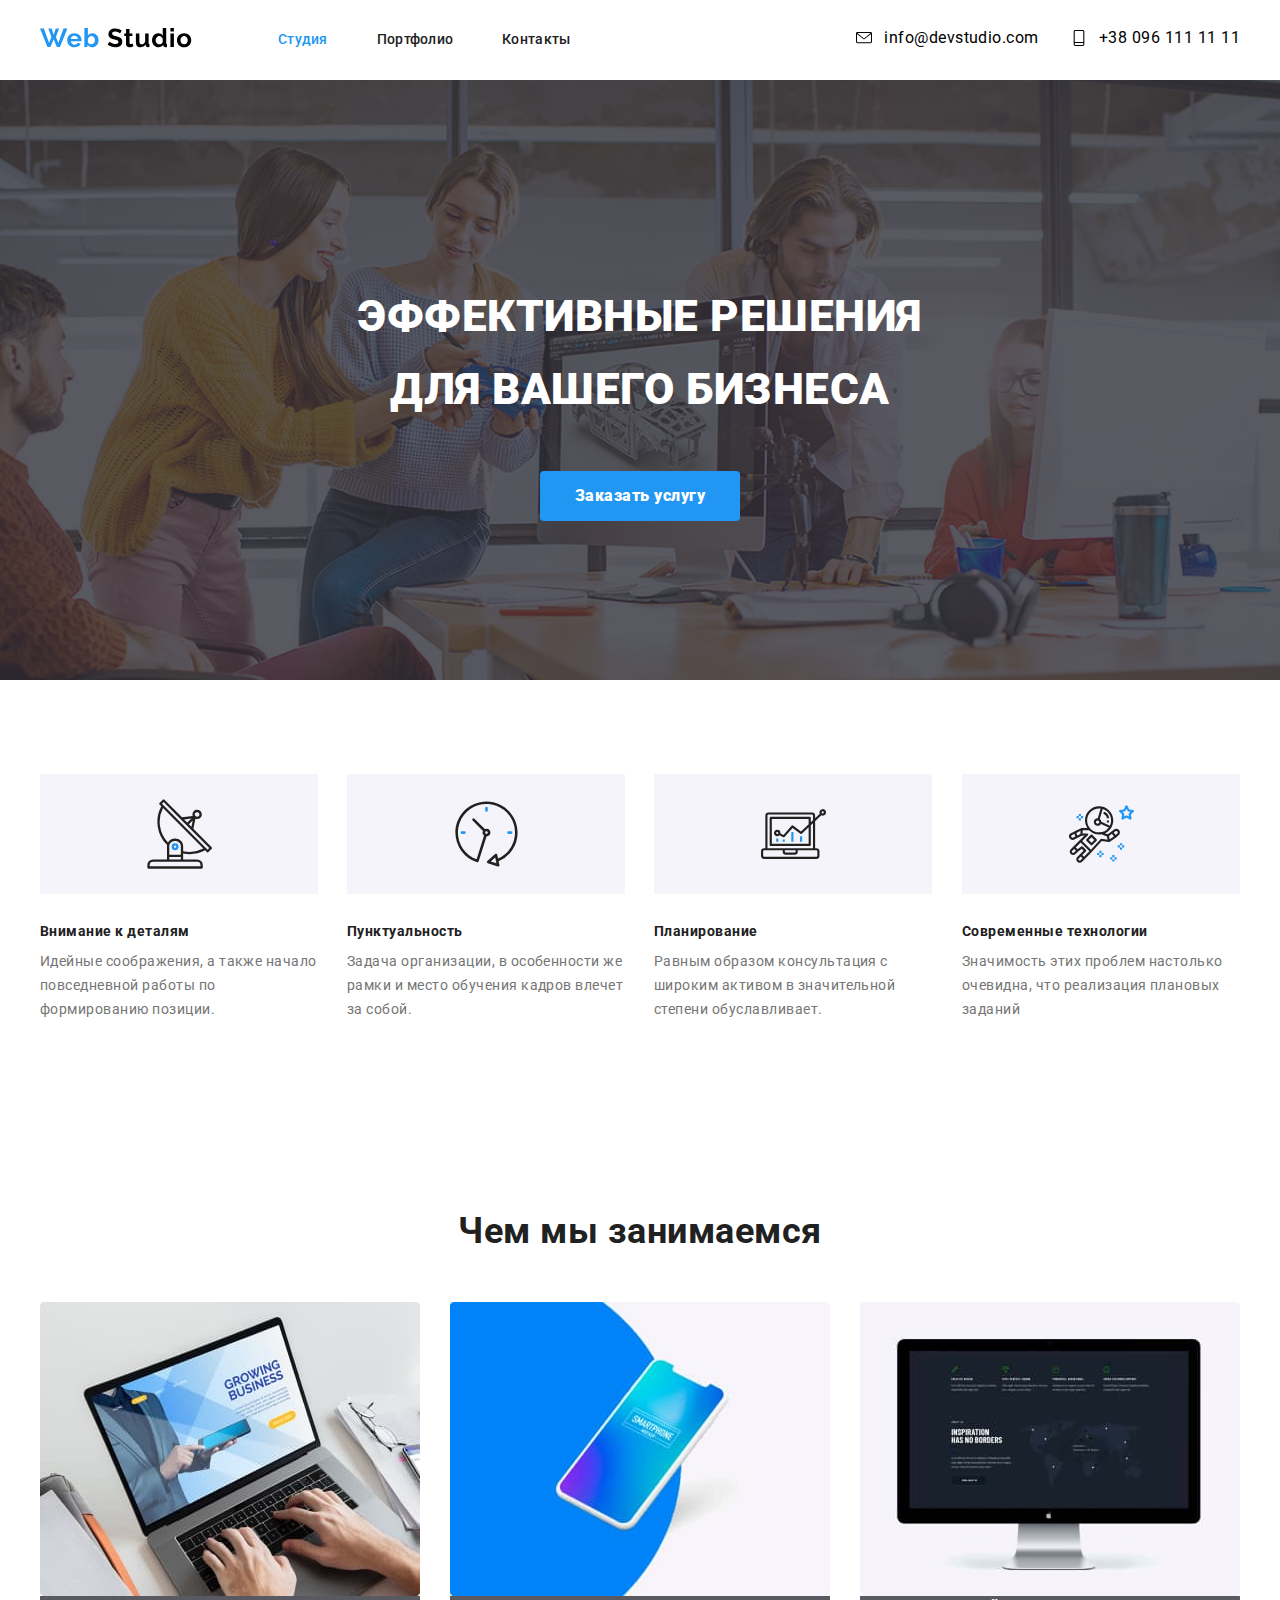
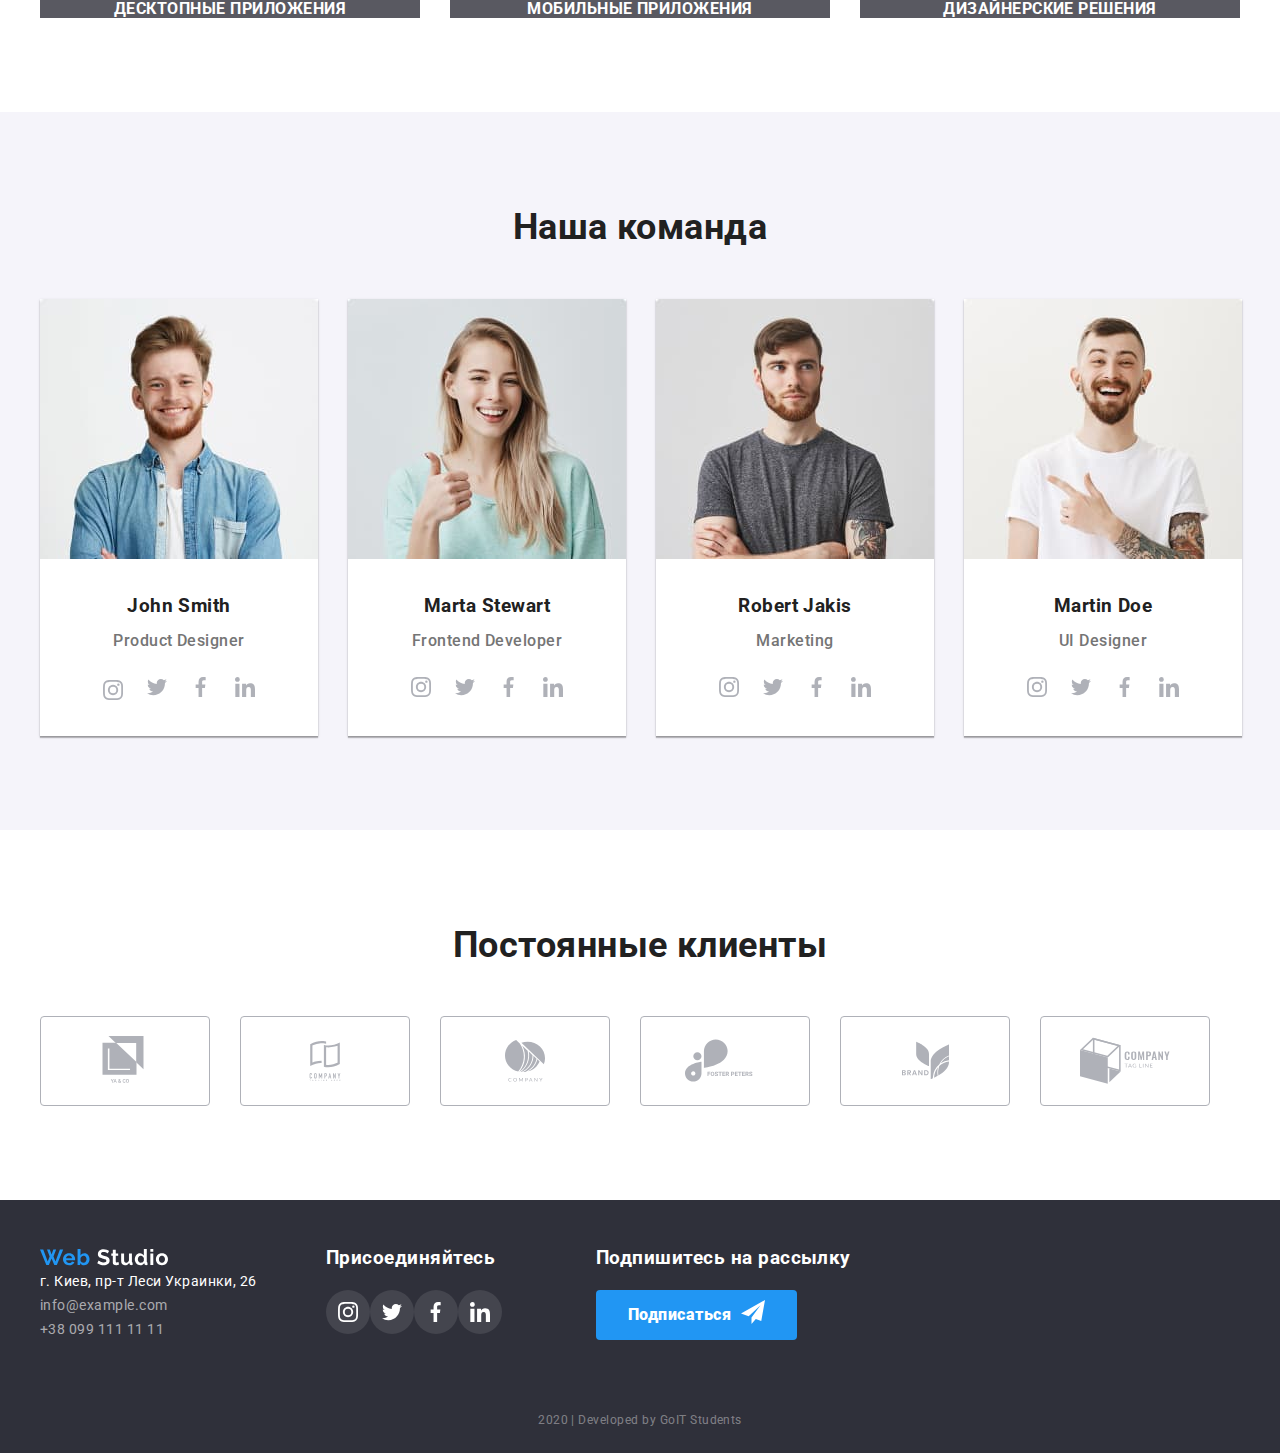
<file: index.html>
<!DOCTYPE html>
<html lang="ru">
  <head>
    <meta charset="UTF-8" />
    <meta name="viewport" content="width=device-width, initial-scale=1.0" />
    <title>Web Studio | Main</title>
    <link
      href="https://fonts.googleapis.com/css2?family=Roboto:wght@400;500;700;900&display=swap"
      rel="stylesheet"
    />
    <link
      rel="stylesheet"
      href="https://cdnjs.cloudflare.com/ajax/libs/modern-normalize/0.6.0/modern-normalize.min.css"
    />
    <link rel="stylesheet" href="./css/styles.css" />
  </head>
  <body>
    <header class="page-header">
      <nav class="container main-nav">
        <a href="./index.html">
          <img src="./images/logo.svg" alt="Логотип" />
        </a>
        <ul class="site-nav list">
          <li class="item">
            <a class="link current" href="./index.html">Студия</a>
          </li>
          <li class="item">
            <a class="link" href="./portfolio.html">Портфолио</a>
          </li>
          <li class="item">
            <a class="link" href="">Контакты</a>
          </li>
        </ul>
        <ul class="auth-nav">
          <li class="item">
            
            <a class="auth-icon" href="mailto:info@devstudio.com">
               <svg class="auth">
              <use href="./images/optimized/sprite.svg#icon-mail"></use>
            </svg> info@devstudio.com</a>
          </li>
          <li class="item">
            <a class="auth-icon" href="Tel:+380961111111"><svg class="auth">
              <use href="./images/optimized/sprite.svg#icon-phone"></use>
            </svg>+38 096 111 11 11</a>
          </li>
        </ul>
      </nav>
    </header>
    <main>
      <!--Герой-->
      <section class="hero">
        <h1 class="title">ЭФФЕКТИВНЫЕ РЕШЕНИЯ </br> ДЛЯ ВАШЕГО БИЗНЕСА</h1>
        <a class="button" href="">Заказать услугу</a>
      </section>
      <!--Наши преимущества-->
      <div class="container">
        <section class="section">
          <h2 class="hidden">Наши преимущества</h2>
          <ul class="features main-features">
            <li class="item">
              <div class="box">
                <svg class="icon" width="65" height="70">
                  <use href="./images/optimized/sprite.svg#icon-details"></use>
                </svg>
              </div>
              <h3 class="title">Внимание к деталям</h3>
              <p class="description">
                Идейные соображения, а также начало повседневной работы по
                формированию позиции.
              </p>
            </li>
            <li class="item">
              <div class="box">
                <svg class="icon" width="65" height="70">
                  <use href="./images/optimized/sprite.svg#icon-punctuality"></use>
                </svg>
              </div>
              <h3 class="title">Пунктуальность</h3>
              <p class="description">
                Задача организации, в особенности же рамки и место обучения
                кадров влечет за собой.
              </p>
            </li>
            <li class="item">
              <div class="box">
                <svg class="icon" width="65" height="70">
                  <use href="./images/optimized/sprite.svg#icon-planning"></use>
                </svg>
              </div>
              <h3 class="title">Планирование</h3>
              <p class="description">
                Равным образом консультация с широким активом в значительной
                степени обуславливает.
              </p>
            </li>
            <li class="item">
              <div class="box">
                <svg class="icon" width="65" height="70">
                  <use href="./images/optimized/sprite.svg#icon-technologies"></use>
                </svg>
              </div>
              <h3 class="title">Современные технологии</h3>
              <p class="description">
                Значимость этих проблем настолько очевидна, что реализация
                плановых заданий
              </p>
            </li>
          </ul>
        </section>
      </div>
      <!--Чем мы занимаемся-->
      <div class="container">
        <section class="section">
          <h2 class="section-title">Чем мы занимаемся</h2>
          <ul class="duties">
            <li class="title">
              <img
                src="./images/optimized/desktop.jpg"
                alt="десктопные приложения"
                width="380"
              />
              <h3>Десктопные приложения</h3>
            </li>
            <li class="title">
              <img
                src="./images/optimized/mobile.jpg"
                alt="мобильные приложения"
                width="380"
              />
              <h3>Мобильные приложения</h3>
            </li>
            <li class="title">
              <img
                src="./images/optimized/solutions.jpg"
                alt="Дизайнерские решения"
                width="380"
              />
              <h3>Дизайнерские решения</h3>
            </li>
          </ul>
        </section>
      </div>
      <!--Наша команда-->
      <div class="team">
        <div class="container">
          <section class="section">
            <h2 class="section-title">Наша команда</h2>
            <ul class="members">
              <li class="name">
                <img
                  class="photo"
                  src="./images/optimized/john_smith.jpg"
                  alt="John Smith"
                  width="278"
                />
                <h3 lang="en">John Smith</h3>
                <p class="position" lang="en">Product Designer</p>
                <ul class="iconlist">
                  <li>
                    <a class="network-button" =""
                      ><svg class="icon" width="20" height="20">
                        <use href="./images/optimized/sprite.svg#icon-team-insta"></use>
                      </svg>
                    </a>
                  </li>
                  <li class="network-button">
                    <a href="" aria-label="Twitter"
                      ><svg class="icon" width="20" height="20">
                        <use href="./images/optimized/sprite.svg#icon-team-twitter"></use>
                      </svg>
                    </a>
                  </li>
                  <li class="network-button">
                    <a href="" aria-label="Facebook"
                      ><svg class="icon" width="20" height="20">
                        <use href="./images/optimized/sprite.svg#icon-team-fb"></use>
                      </svg>
                    </a>
                  </li>
                  <li class="network-button">
                    <a href="" aria-label="Linkedin">
                      <svg class="icon" width="20" height="20">
                        <use href="./images/optimized/sprite.svg#icon-team-lin"></use>
                      </svg>
                    </a>
                  </li>
                </ul>
              </li>
              <li class="name">
                <img
                  class="photo"
                  src="./images/optimized/marta_stewart.jpg"
                  alt="Marta Stewart"
                  width="278"
                />
                <h3 lang="en">Marta Stewart</h3>
                <p class="position" lang="en">Frontend Developer</p>
                <ul class="iconlist">
                  <li class="network-button">
                    <a href="" aria-label="Instagram"
                      ><svg class="icon" width="20" height="20">
                        <use href="./images/optimized/sprite.svg#icon-team-insta"></use>
                      </svg>
                    </a>
                  </li>
                  <li class="network-button">
                    <a href="" aria-label="Twitter"
                      ><svg class="icon" width="20" height="20">
                        <use href="./images/optimized/sprite.svg#icon-team-twitter"></use>
                      </svg>
                    </a>
                  </li>
                  <li class="network-button">
                    <a href="" aria-label="Facebook"
                      ><svg class="icon" width="20" height="20">
                        <use href="./images/optimized/sprite.svg#icon-team-fb"></use>
                      </svg>
                    </a>
                  </li>
                  <li class="network-button">
                    <a href="" aria-label="Linkedin">
                      <svg class="icon" width="20" height="20">
                        <use href="./images/optimized/sprite.svg#icon-team-lin"></use>
                      </svg>
                    </a>
                  </li>
                </ul>
              </li>
              <li class="name">
                <img
                  class="photo"
                  src="./images/optimized/robert_jakis.jpg"
                  alt="Robert Jakis"
                  width="278"
                />
                <h3 lang="en">Robert Jakis</h3>
                <p class="position" lang="en">Marketing</p>
                <ul class="iconlist">
                  <li class="network-button">
                    <a href="" aria-label="Instagram"
                      ><svg class="icon" width="20" height="20">
                        <use href="./images/optimized/sprite.svg#icon-team-insta"></use>
                      </svg>
                    </a>
                  </li>
                  <li class="network-button">
                    <a href="" aria-label="Twitter"
                      ><svg class="icon" width="20" height="20">
                        <use href="./images/optimized/sprite.svg#icon-team-twitter"></use>
                      </svg>
                    </a>
                  </li>
                  <li class="network-button">
                    <a href="" aria-label="Facebook"
                      ><svg class="icon" width="20" height="20">
                        <use href="./images/optimized/sprite.svg#icon-team-fb"></use>
                      </svg>
                    </a>
                  </li>
                  <li class="network-button">
                    <a href="" aria-label="Linkedin">
                      <svg class="icon" width="20" height="20">
                        <use href="./images/optimized/sprite.svg#icon-team-lin"></use>
                      </svg>
                    </a>
                  </li>
                </ul>
              </li>
              <li class="name">
                <img
                  class="photo"
                  src="./images/optimized/martin_doe.jpg"
                  alt="Martin Doe"
                  width="278"
                />
                <h3 lang="en">Martin Doe</h3>
                <p class="position" lang="en">UI Designer</p>
                <ul class="iconlist">
                  <li class="network-button">
                    <a href="" aria-label="Instagram"
                      ><svg class="icon" width="20" height="20">
                        <use href="./images/optimized/sprite.svg#icon-team-insta"></use>
                      </svg>
                    </a>
                  </li>
                  <li class="network-button">
                    <a href="" aria-label="Twitter"
                      ><svg class="icon" width="20" height="20">
                        <use href="./images/optimized/sprite.svg#icon-team-twitter"></use>
                      </svg>
                    </a>
                  </li>
                  <li class="network-button">
                    <a href="" aria-label="Facebook"
                      ><svg class="icon" width="20" height="20">
                        <use href="./images/optimized/sprite.svg#icon-team-fb"></use>
                      </svg>
                    </a>
                  </li>
                  <li class="network-button">
                    <a href="" aria-label="Linkedin">
                      <svg class="icon" width="20" height="20">
                        <use href="./images/optimized/sprite.svg#icon-team-lin"></use>
                      </svg>
                    </a>
                  </li>
                </ul>
              </li>
            </ul>
          </section>
        </div>
      </div>
      <!--Постоянные клиенты-->
      <div class="container">
        <section class="section">
          <h2 class="section-title">Постоянные клиенты</h2>
          <ul class="clients">
            <li class="item">
              <div class="company-box"><svg class="icon" width="50" height="50">
                <use href="./images/optimized/sprite.svg#icon-company1"></use>
              </svg>
              </div>
            </li>
            <li class="item">
              <div class="company-box"><svg class="icon" width="40" height="50">
                  <use href="./images/optimized/sprite.svg#icon-company2"></use>
                </svg>
              </div>
            </li>
            <li class="item">
              <div class="company-box"><svg class="icon" width="42" height="42">
                  <use href="./images/optimized/sprite.svg#icon-company3"></use>
                </svg>
              </div>
            </li>
            <li class="item">
              <div class="company-box"><svg class="icon" width="80" height="80">
                  <use href="./images/optimized/sprite.svg#icon-company4"></use>
                </svg>
              </div>
            </li>
            <li class="item">
              <div class="company-box"><svg class="icon" width="59" height="47">
                  <use href="./images/optimized/sprite.svg#icon-company5"></use>
                </svg>
              </div>
            </li>
            <li class="item">
              <div class="company-box"><svg class="icon" width="90" height="90">
                  <use href="./images/optimized/sprite.svg#icon-company6"></use>
                </svg>
              </div>
            </li>
          </ul>
        </section>
      </div>
    </main>
    <!--футер-->

    <footer class="page-footer">
      <div class="container">
        <div class="footer">
          <div class="address-list">
            <a href="./index.html"
              ><img src="./images/logo-footer.svg" alt="logo"
            /></a>
            <address class="address">
              г. Киев, пр-т Леси Украинки, 26 <br />
              <a class="info" href="mailto:info@example.com"
                >info@example.com</a
              >
              <br />
              <a class="info" href="tel:+38 099 111 11 11">+38 099 111 11 11</a>
            </address>
          </div>
          <div class="network-list">
            <h3 class="footer-title">Присоединяйтесь</h3>
            <ul class="social">
              <li class="network-button">
                <a class="footer-network" href="" aria-label="Instagram">
                  <svg class="icon">
                    <use href="./images/optimized/sprite.svg#icon-team-insta"></use>
                  </svg>
                </a>
              </li>
              <li class="network-button">
                <a  class="footer-network" href="" aria-label="Twitter">
                  <svg class="icon">
                    <use href="./images/optimized/sprite.svg#icon-team-twitter"></use>
                  </svg>
                </a>
              </li>
              <li class="network-button">
                <a class="footer-network" href="" aria-label="facebook">
                  <svg class="icon">
                    <use href="./images/optimized/sprite.svg#icon-team-fb"></use>
                  </svg>
                </a>
              </li>
              <li class="network-button">
                <a class="footer-network" href="" aria-label="linkedin">
                  <svg class="icon">
                    <use href="./images/optimized/sprite.svg#icon-team-lin"></use>
                  </svg>
                </a>
              </li>
            </ul>
          </div>
          <div class="subscribe-form">
            <h3 class="footer-title">Подпишитесь на рассылку</h3>
            <a class="button" href="">Подписаться <svg class="subscribe-button"><use href="./images/optimized/sprite.svg#icon-footer-subscribe"></use></svg></a>
          </div>
        </div>
        <p class="copyright">2020 | Developed by GoIT Students</p>
      </div>
    </footer>
  </body>
</html>
</file>
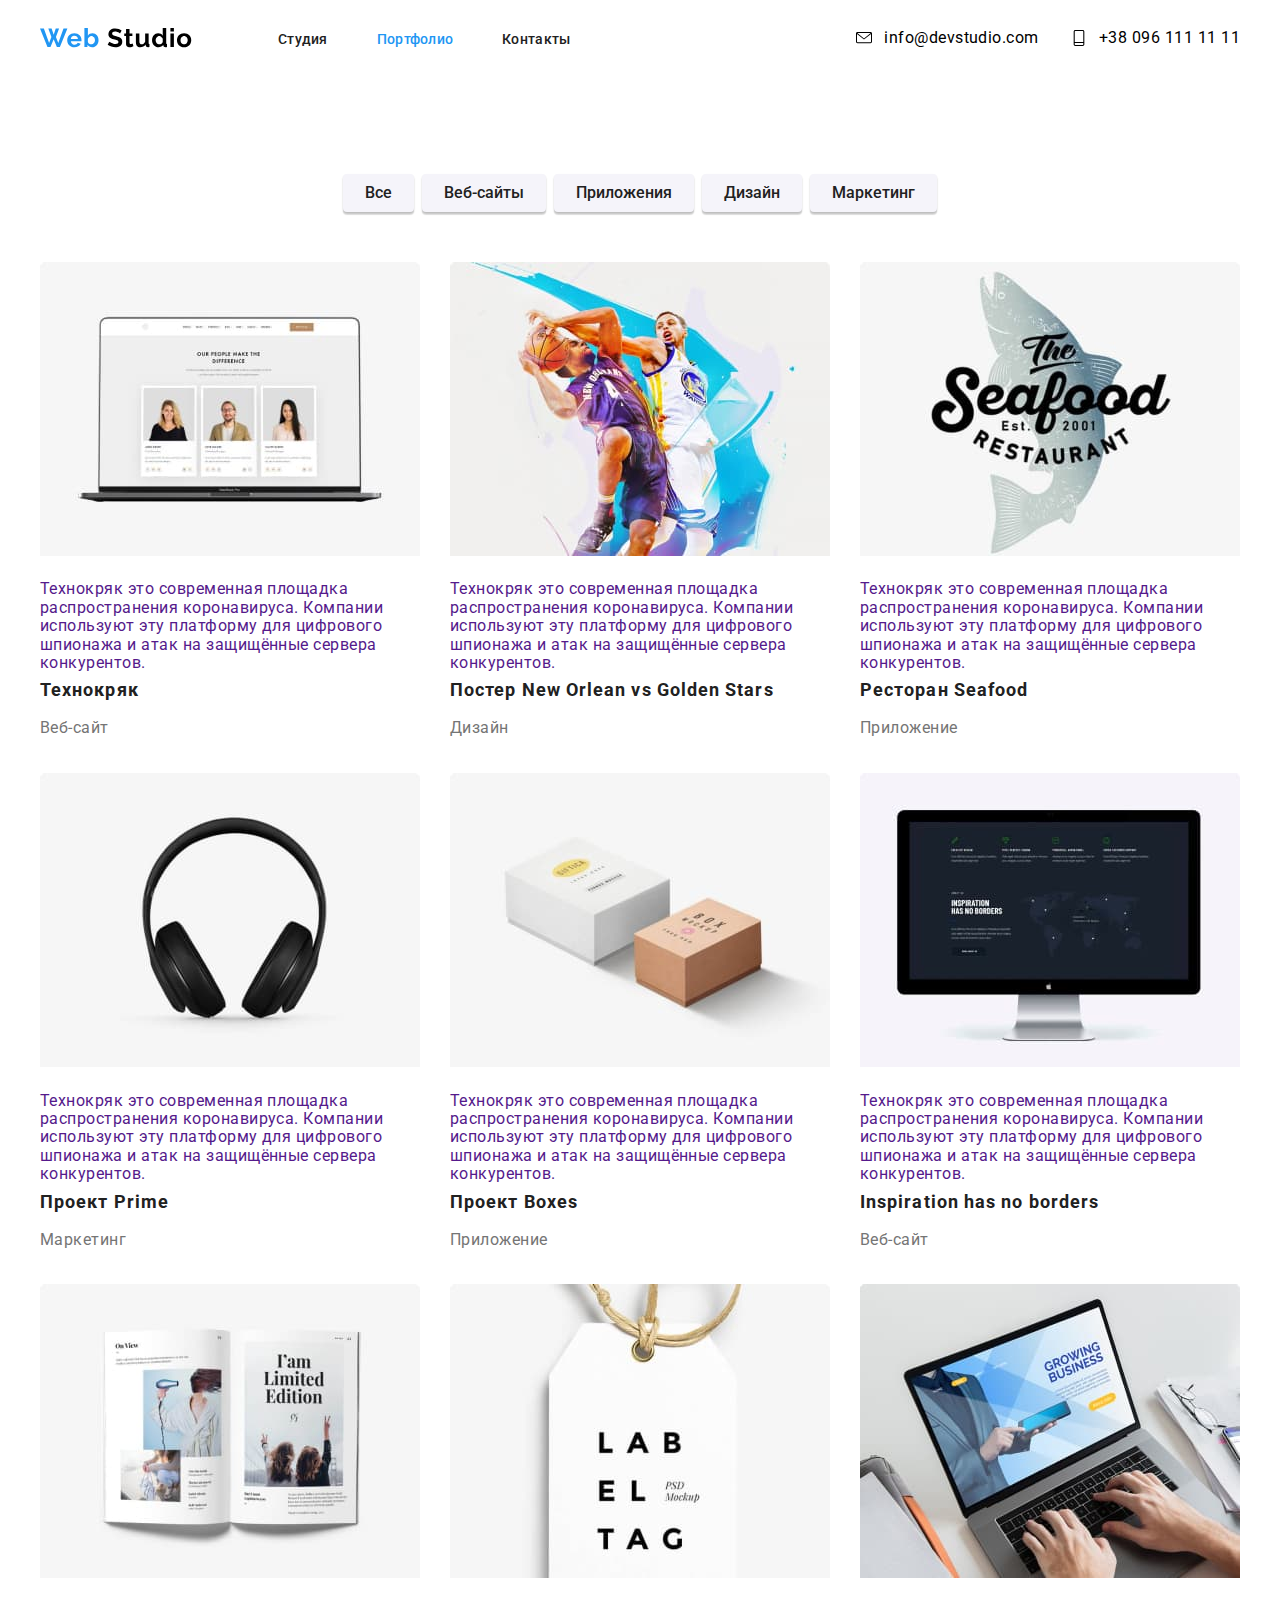
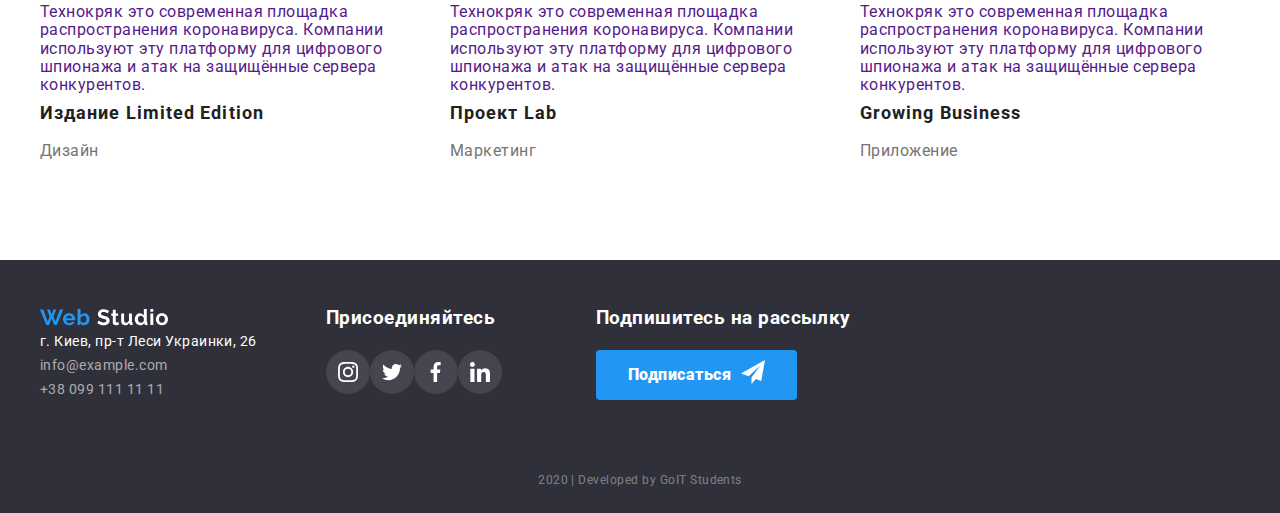
<file: portfolio.html>
<!DOCTYPE html>
<html lang="ru">
  <head>
    <meta charset="UTF-8" />
    <meta name="viewport" content="width=device-width, initial-scale=1.0" />
    <title>Web Studio | Portfolio</title>
    <link
      href="https://fonts.googleapis.com/css2?family=Roboto:wght@400;500;700;900&display=swap"
      rel="stylesheet"
    />
    <link
      rel="stylesheet"
      href="https://cdnjs.cloudflare.com/ajax/libs/modern-normalize/0.6.0/modern-normalize.min.css"
    />
    <link rel="stylesheet" href="./css/styles.css" />
  </head>

  <body>
    <header class="page-header">
      <nav class="container main-nav">
        <a href="./index.html">
          <img src="./images/logo.svg" alt="Логотип" />
        </a>
        <ul class="site-nav list">
          <li class="item">
            <a class="link" href="./index.html">Студия</a>
          </li>
          <li class="item">
            <a class="link current" href="./portfolio.html">Портфолио</a>
          </li>
          <li class="item">
            <a class="link" href="">Контакты</a>
          </li>
        </ul>
        <ul class="auth-nav">
          <li class="item">
            <a class="auth-icon" href="mailto:info@devstudio.com">
              <svg class="auth">
                <use href="./images/optimized/sprite.svg#icon-mail"></use>
              </svg>
              info@devstudio.com</a
            >
          </li>
          <li class="item">
            <a class="auth-icon" href="Tel:+380961111111"
              ><svg class="auth">
                <use href="./images/optimized/sprite.svg#icon-phone"></use></svg
              >+38 096 111 11 11</a
            >
          </li>
        </ul>
      </nav>
    </header>
    <main>
      <!--Фильтры-->
      <div class="container">
        <div class="filter-buttons">
          <h1 class="hidden">Наши Проекты</h1>
          <section>
            <ul class="filter">
              <li class="item">
                <button class="title" type="button">Все</button>
              </li>
              <li class="item">
                <button class="title" type="button">Веб-сайты</button>
              </li>
              <li class="item">
                <button class="title" type="button">Приложения</button>
              </li>
              <li class="item">
                <button class="title" type="button">Дизайн</button>
              </li>
              <li class="item">
                <button class="title" type="button">Маркетинг</button>
              </li>
            </ul>
          </section>
        </div>
      </div>

      <!--Проекты-->
      <div class="container">
        <div class="project-section">
          <section>
            <ul class="project-list">
              <li class="project">
                <a href="">
                  <img
                    class="image"
                    src="./images/optimized/techcrack.jpg"
                    alt="Технокряк"
                    width="380"
                  />
                  <p>
                    Технокряк это современная площадка распространения
                    коронавируса. Компании используют эту платформу для
                    цифрового шпионажа и атак на защищённые сервера конкурентов.
                  </p>
                  <h2 class="title">Технокряк</h2>
                  <p class="description">Веб-сайт</p>
                </a>
              </li>
              <li class="project">
                <a href="">
                  <img
                    class="image"
                    src="./images/optimized/poster.jpg"
                    alt="Постер"
                    width="380"
                  />
                  <p>
                    Технокряк это современная площадка распространения
                    коронавируса. Компании используют эту платформу для
                    цифрового шпионажа и атак на защищённые сервера конкурентов.
                  </p>
                  <h2 class="title">Постер New Orlean vs Golden Stars</h2>
                  <p class="description">Дизайн</p>
                </a>
              </li>
              <li class="project">
                <a href="">
                  <img
                    class="image"
                    src="./images/optimized/seafood.jpg"
                    alt="Ресторан Seafood"
                    width="380"
                  />
                  <p>
                    Технокряк это современная площадка распространения
                    коронавируса. Компании используют эту платформу для
                    цифрового шпионажа и атак на защищённые сервера конкурентов.
                  </p>
                  <h2 class="title">Ресторан Seafood</h2>
                  <p class="description">Приложение</p>
                </a>
              </li>
              <li class="project">
                <a href="">
                  <img
                    class="image"
                    src="./images/optimized/prime-project.jpg"
                    alt="Проект Prime"
                    width="380"
                  />
                  <p>
                    Технокряк это современная площадка распространения
                    коронавируса. Компании используют эту платформу для
                    цифрового шпионажа и атак на защищённые сервера конкурентов.
                  </p>
                  <h2 class="title">Проект Prime</h2>
                  <p class="description">Маркетинг</p>
                </a>
              </li>
              <li class="project">
                <a href="">
                  <img
                    class="image"
                    src="./images/optimized/boxes-project.jpg"
                    alt="Проект Boxes"
                    width="380"
                  />
                  <p>
                    Технокряк это современная площадка распространения
                    коронавируса. Компании используют эту платформу для
                    цифрового шпионажа и атак на защищённые сервера конкурентов.
                  </p>
                  <h2 class="title">Проект Boxes</h2>
                  <p class="description">Приложение</p>
                </a>
              </li>
              <li class="project">
                <a href="">
                  <img
                    class="image"
                    src="./images/optimized/inspiration.jpg"
                    alt="Inspiration has no borders"
                    width="380"
                  />
                  <p>
                    Технокряк это современная площадка распространения
                    коронавируса. Компании используют эту платформу для
                    цифрового шпионажа и атак на защищённые сервера конкурентов.
                  </p>
                  <h2 class="title">Inspiration has no borders</h2>
                  <p class="description">Веб-сайт</p>
                </a>
              </li>
              <li class="project">
                <a href="">
                  <img
                    class="image"
                    src="./images/optimized/limited-edition.jpg"
                    alt="Издание Limited Edition"
                    width="380"
                  />
                  <p>
                    Технокряк это современная площадка распространения
                    коронавируса. Компании используют эту платформу для
                    цифрового шпионажа и атак на защищённые сервера конкурентов.
                  </p>
                  <h2 class="title">Издание Limited Edition</h2>
                  <p class="description">Дизайн</p>
                </a>
              </li>
              <li class="project">
                <a href="">
                  <img
                    class="image"
                    src="./images/optimized/lab-project.jpg"
                    alt="Проект Lab"
                    width="380"
                  />
                  <p>
                    Технокряк это современная площадка распространения
                    коронавируса. Компании используют эту платформу для
                    цифрового шпионажа и атак на защищённые сервера конкурентов.
                  </p>
                  <h2 class="title">Проект Lab</h2>
                  <p class="description">Маркетинг</p>
                </a>
              </li>
              <li class="project">
                <a href="">
                  <img
                    class="image"
                    src="./images/optimized/growing-business.jpg"
                    alt="Growing Business"
                    width="380"
                  />
                  <p>
                    Технокряк это современная площадка распространения
                    коронавируса. Компании используют эту платформу для
                    цифрового шпионажа и атак на защищённые сервера конкурентов.
                  </p>
                  <h2 class="title">Growing Business</h2>
                  <p class="description">Приложение</p>
                </a>
              </li>
            </ul>
          </section>
        </div>
      </div>
    </main>

    <!--футер-->
    <footer class="page-footer">
      <div class="container">
        <div class="footer">
          <div class="address-list">
            <a href="./index.html"
              ><img src="./images/logo-footer.svg" alt="logo"
            /></a>
            <address class="address">
              г. Киев, пр-т Леси Украинки, 26 <br />
              <a class="info" href="mailto:info@example.com"
                >info@example.com</a
              >
              <br />
              <a class="info" href="tel:+38 099 111 11 11">+38 099 111 11 11</a>
            </address>
          </div>
          <div class="network-list">
            <h3 class="footer-title">Присоединяйтесь</h3>
            <ul class="social">
              <li class="network-button">
                <a class="footer-network" href="" aria-label="Instagram">
                  <svg class="icon">
                    <use
                      href="./images/optimized/sprite.svg#icon-team-insta"
                    ></use>
                  </svg>
                </a>
              </li>
              <li class="network-button">
                <a class="footer-network" href="" aria-label="Twitter">
                  <svg class="icon">
                    <use
                      href="./images/optimized/sprite.svg#icon-team-twitter"
                    ></use>
                  </svg>
                </a>
              </li>
              <li class="network-button">
                <a class="footer-network" href="" aria-label="facebook">
                  <svg class="icon">
                    <use
                      href="./images/optimized/sprite.svg#icon-team-fb"
                    ></use>
                  </svg>
                </a>
              </li>
              <li class="network-button">
                <a class="footer-network" href="" aria-label="linkedin">
                  <svg class="icon">
                    <use
                      href="./images/optimized/sprite.svg#icon-team-lin"
                    ></use>
                  </svg>
                </a>
              </li>
            </ul>
          </div>
          <div class="subscribe-form">
            <h3 class="footer-title">Подпишитесь на рассылку</h3>
            <a class="button" href=""
              >Подписаться
              <svg class="subscribe-button">
                <use
                  href="./images/optimized/sprite.svg#icon-footer-subscribe"
                ></use></svg
            ></a>
          </div>
        </div>
        <p class="copyright">2020 | Developed by GoIT Students</p>
      </div>
    </footer>
  </body>
</html>
</file>
<file: css/styles.css>
html {
  box-sizing: border-box;
}

*,
*::before,
*::after {
  box-sizing: inherit;
}

:root {
  --accent-colour: #2196f3;
  --bg-colour: #ffffff;
  --secondary-bg-colour: #f5f4fa;
  --primary-text-colour: #212121;
  --secondary-text-colour: #757575;
  --primary-white-colour: #ffffff;
  --box-bg-colour: rgba(47, 48, 58, 0.8);
  --icon-colour: #afb1b8;
}

body {
  background-color: var(--bg-colour);
  font-family: Roboto, sans-serif;
  letter-spacing: 0.03em;
}

a {
  text-decoration: none;
}

ul {
  list-style: none;
  margin: 0;
  padding: 0;
}
h1,
h2,
h3,
h4,
p {
  padding: 0;
  margin: 0;
}

.section {
  padding-bottom: 94px;
}

.main-nav {
  display: flex;
  align-items: center;
}

/* Site Navigation */
.site-nav {
  display: flex;
  margin-left: 86px;
}

.site-nav .item {
  margin-right: 49px;
}
.site-nav .item:last-child {
  margin-right: 0;
}

.site-nav .link {
  display: block;
  padding-top: 32px;
  padding-bottom: 32px;
  color: var(--primary-text-colour);
  font-weight: 500;
  font-size: 14px;
  line-height: 1.14;
  letter-spacing: 0.02em;
  cursor: pointer;
}

.site-nav .current {
  color: var(--accent-colour);
}

.site-nav .link:hover,
.site-nav .link:focus {
  color: var(--accent-colour);
}

.auth-nav {
  display: flex;
  margin-left: auto;
}
.auth-nav .item {
  margin-right: 30px;
}

.auth-nav .item + .item {
  margin-right: 0;
}
.auth-icon {
  display: inline-flex;
  padding: 0;
  border: none;
  color: black;
  cursor: pointer;
}

.auth-icon:hover,
.auth-icon:focus {
  color: var(--accent-colour);
  fill: var(--accent-colour);
}

.auth-icon:hover svg,
.auth-icon:focus {
  fill: var(--accent-colour);
}

.auth {
  fill: black;
  width: 20px;
  height: 16px;
  align-self: center;
  margin-right: 10px;
}

.auth:hover {
  fill: var(--accent-colour);
}

/* .page-header {
  padding-top: 24px;
  padding-bottom: 24px;
} */

.container {
  width: 1230px;
  padding: 0px 15px;
  margin-left: auto;
  margin-right: auto;
}
.section-title {
  padding-top: 94px;
  padding-bottom: 50px;
  color: var(--primary-text-colour);
  font-weight: 700;
  font-size: 36px;
  line-height: 1.17;
  text-align: center;
}
.hero {
  text-align: center;
  margin-bottom: 94px;
  height: 600px;
  max-width: 1600px;
  margin-left: auto;
  margin-right: auto;
  background-image: linear-gradient(
      to right,
      rgba(47, 48, 58, 0.8),
      rgba(47, 48, 58, 0.8)
    ),
    url(../images/Hero-bg.jpg);
  background-repeat: no-repeat;
  background-size: cover;
  background-position: center;
}
.hero .title {
  margin-top: 0;
  padding-top: 200px;
  margin-bottom: 46px;
  font-weight: 900;
  font-size: 44px;
  color: white;
  line-height: 1.65;
  text-align: center;
  text-transform: uppercase;
}
.button {
  border-radius: 4px;
  padding: 10px 32px;
  display: inline-flex;
  min-width: 200px;
  color: var(--primary-white-colour);
  background-color: var(--accent-colour);
  font-weight: 900;
  font-size: 16px;
  line-height: 1.87;
  text-align: center;
  justify-content: center;
  align-self: center;
  cursor: pointer;
}
/* Features */
.features {
  display: flex;
}

.features .box {
  display: flex;
  justify-content: center;
  align-items: center;
  background-color: var(--secondary-bg-colour);
  width: 278px;
  height: 120px;
  margin-bottom: 30px;
}

.features .box .title {
  margin-bottom: 10px;
}

/* .features .box:hover {
  background-color: var(--accent-colour); }*/

.features .item {
  margin-right: 29px;
}
.features .item:last-child {
  margin-right: 0px;
}
.features .title {
  color: var(--primary-text-colour);
  font-weight: 700;
  font-size: 14px;
  line-height: 1.14;
  margin-bottom: 10px;
}
.features .description {
  color: var(--secondary-text-colour);
  font-size: 14px;
  line-height: 1.71;
  margin-top: 0;
}

/* Duties */
.duties {
  display: flex;
}

.duties .title {
  color: var(--primary-white-colour);
  background-color: var(--box-bg-colour);
  font-weight: 700;
  font-size: 14px;
  line-height: 1.14;
  text-align: center;
  text-transform: uppercase;
  margin-right: 30px;
}
.duties .title:last-child {
  margin-right: 0;
}
/* Team */
.team {
  background-color: var(--secondary-bg-colour);
}
.team .members {
  display: flex;
}
.team .photo {
  margin-bottom: 30px;
}
.team .name {
  background-color: var(--primary-white-colour);
  box-shadow: 0px 2px 1px rgba(0, 0, 0, 0.2), 0px 1px 1px rgba(0, 0, 0, 0.14),
    0px 1px 3px rgba(0, 0, 0, 0.12);
  color: var(--primary-text-colour);
  font-weight: 500;
  font-size: 16px;
  line-height: 1.36;
  text-align: center;
  margin-right: 30px;
  padding-bottom: 24px;
}
.team .name:last-child {
  margin-right: 0;
}
.team h3 {
  margin-bottom: 10px;
}
.team .position {
  color: var(--secondary-text-colour);
  font-size: 16px;
  line-height: 1.36;
  text-align: center;
  margin-bottom: 16px;
}
.iconlist {
  display: flex;
  justify-content: center;
  align-items: center;
}

.network-button {
  display: flex;
  width: 44px;
  height: 44px;
  justify-content: center;
  align-items: center;
  cursor: pointer;
}
.network-button .icon {
  justify-content: center;
  align-items: center;
  width: 20px;
  height: 20px;
  fill: var(--icon-colour);
}

.network-button:hover {
  background-color: var(--accent-colour);
  border-radius: 50%;
  color: var(--primary-white-colour);
}

.network-button:hover svg {
  fill: var(--primary-white-colour);
}

/*Clients*/

.clients {
  display: flex;
}

.clients .item:not(:last-child) {
  margin-right: 30px;
}
.company-box {
  width: 170px;
  height: 90px;
  display: flex;
  justify-content: center;
  align-items: center;
  border: 1px solid var(--icon-colour);
  box-sizing: border-box;
  border-radius: 4px;
  cursor: pointer;
}
.company-box:hover {
  border: 1px solid var(--accent-colour);
  color: var(--accent-colour);
}
.company-box:hover svg {
  fill: var(--accent-colour);
}

.company-box .icon {
  fill: var(--icon-colour);
}
.company-box .icon:hover {
  fill: var(--accent-colour);
}

/* Footer */
footer {
  background-color: #2f303a;
}
.footer {
  display: flex;
}
.page-footer {
  padding-top: 48px;
  padding-bottom: 21px;
}
.address-list {
  margin-right: 69px;
}

.address {
  color: var(--primary-white-colour);
  font-style: normal;
  font-size: 14px;
  line-height: 1.71;
}
.address .info {
  color: rgba(255, 255, 255, 0.6);
  font-weight: 400;
}
.social {
  display: flex;
}
.footer-title {
  color: var(--primary-white-colour);
  margin-bottom: 21px;
}
.footer-network {
  display: flex;
  width: 44px;
  height: 44px;
  border-radius: 50%;
  background-color: rgba(255, 255, 255, 0.1);
  justify-content: center;
  align-items: center;
}

.footer-network .icon {
  fill: var(--primary-white-colour);
}
.network-list {
  margin-right: 94px;
}

.subscribe-form {
  /* margin-left: 100px; */
  margin-bottom: 68px;
}
.subscribe-button {
  width: 24px;
  height: 24px;
  margin-left: 10px;
}
.copyright {
  color: rgba(255, 255, 255, 0.4);
  font-size: 12px;
  line-height: 2;
  text-align: center;
}

/* PORTFOLIO */
/* Filter */
.hidden {
  display: none;
}

.filter-buttons {
  display: flex;
  justify-content: center;
  padding-top: 94px;
  padding-bottom: 50px;
}
.filter {
  display: flex;
}
.filter .title {
  color: var(--primary-text-colour);
  background-color: var(--secondary-bg-colour);
  font-weight: 500;
  font-size: 16px;
  line-height: 1.62;
  height: 38px;
  box-shadow: 0px 2px 2px rgba(0, 0, 0, 0.12), 0px 1px 2px rgba(0, 0, 0, 0.08),
    0px 3px 1px rgba(0, 0, 0, 0.1);
  border-radius: 4px;
  border: none;
  padding-left: 22px;
  padding-right: 22px;
}

.filter .item {
  margin-right: 8px;
}

.filter .item:last-child {
  margin-right: 0px;
}

.filter .title:hover,
.filter .title:focus {
  color: var(--primary-white-colour);
  background-color: var(--accent-colour);
  border: none;
}
/* Projects */
.project-list {
  display: flex;
  flex-wrap: wrap;
}
.project {
  display: inline-block;
  width: 380px;
  margin-right: 30px;
  margin-bottom: 30px;
}
.project:nth-last-child(-n + 3) {
  margin-bottom: 0;
}
.project:nth-child(3n) {
  margin-right: 0;
}
.project .image {
  margin-bottom: 20px;
}

.project .title {
  color: var(--primary-text-colour);
  font-weight: 700;
  font-size: 18px;
  line-height: 2;
  letter-spacing: 0.06em;
  margin-bottom: 5px;
}

.project .description {
  color: var(--secondary-text-colour);
  font-size: 16px;
  line-height: 1.87;
}
.project a {
  display: inline-block;
  padding: 0px;
}
.project-section {
  padding-bottom: 94px;
}
</file>
